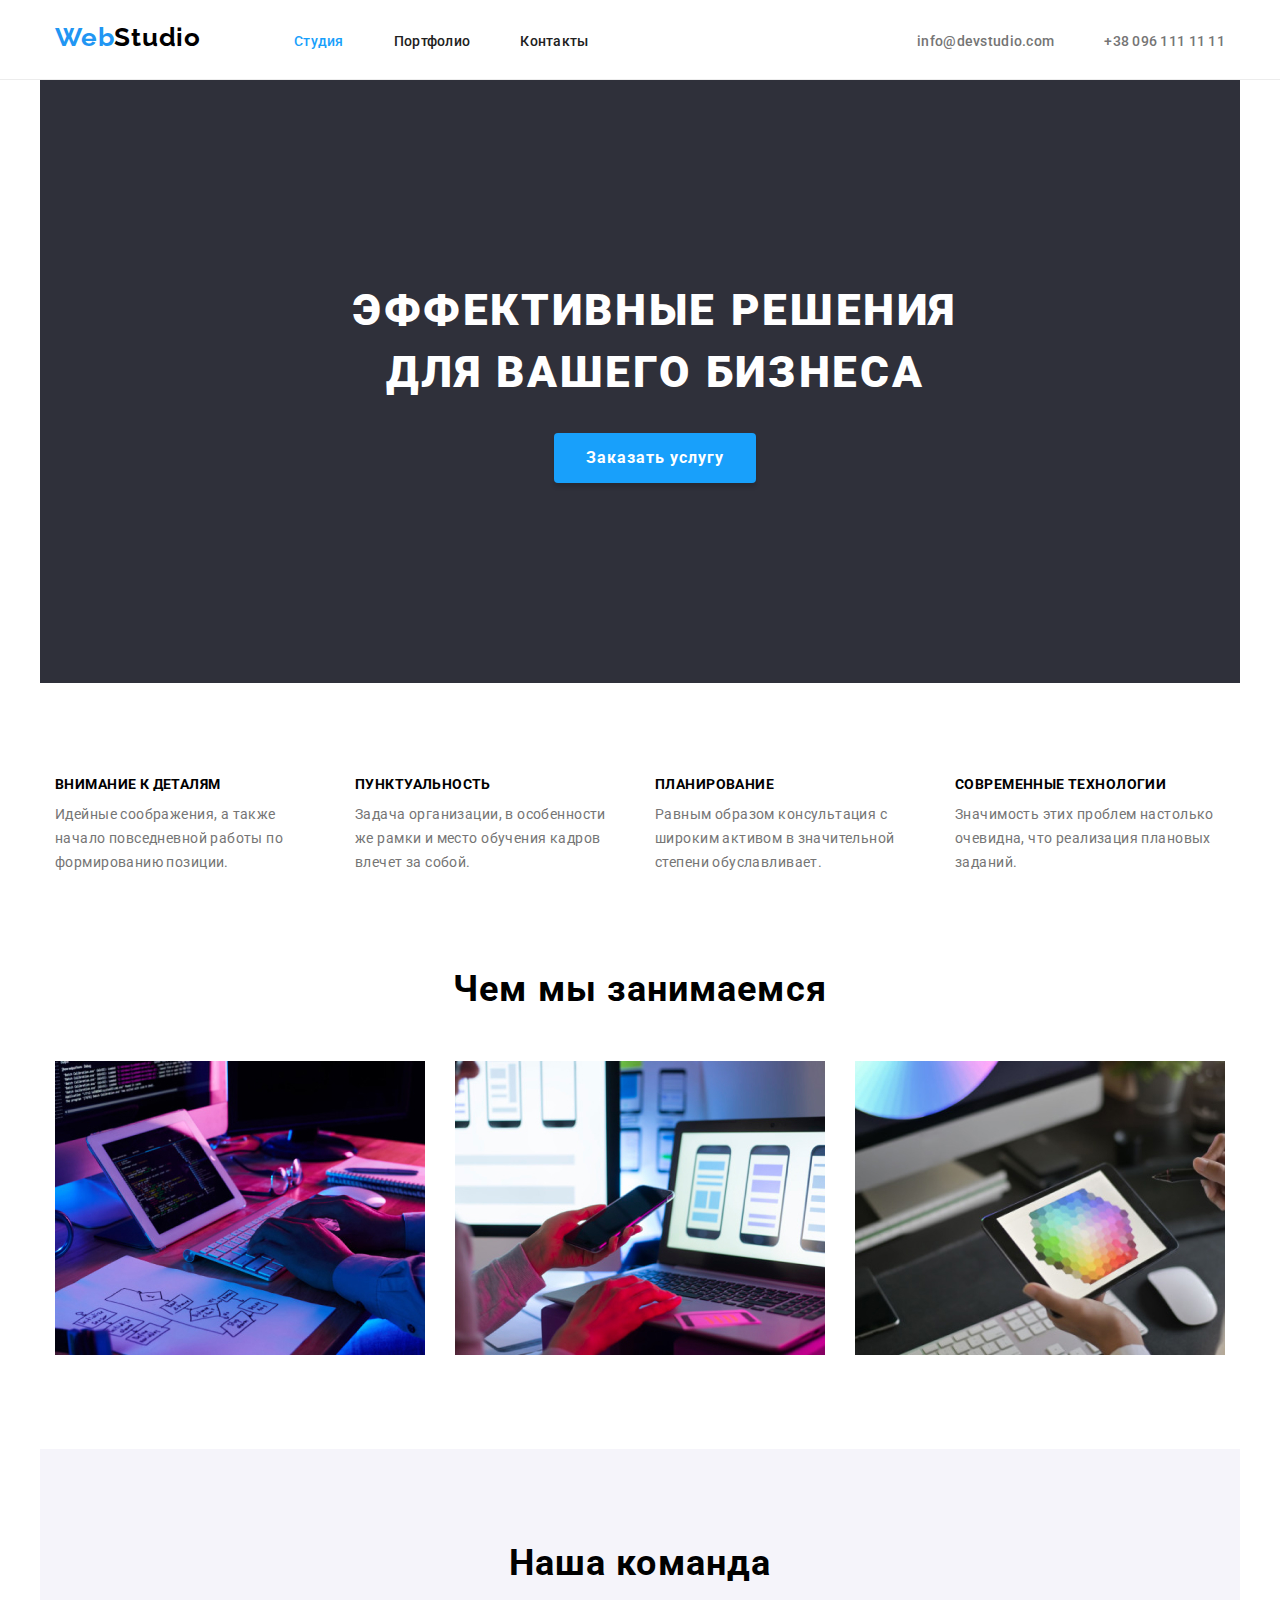
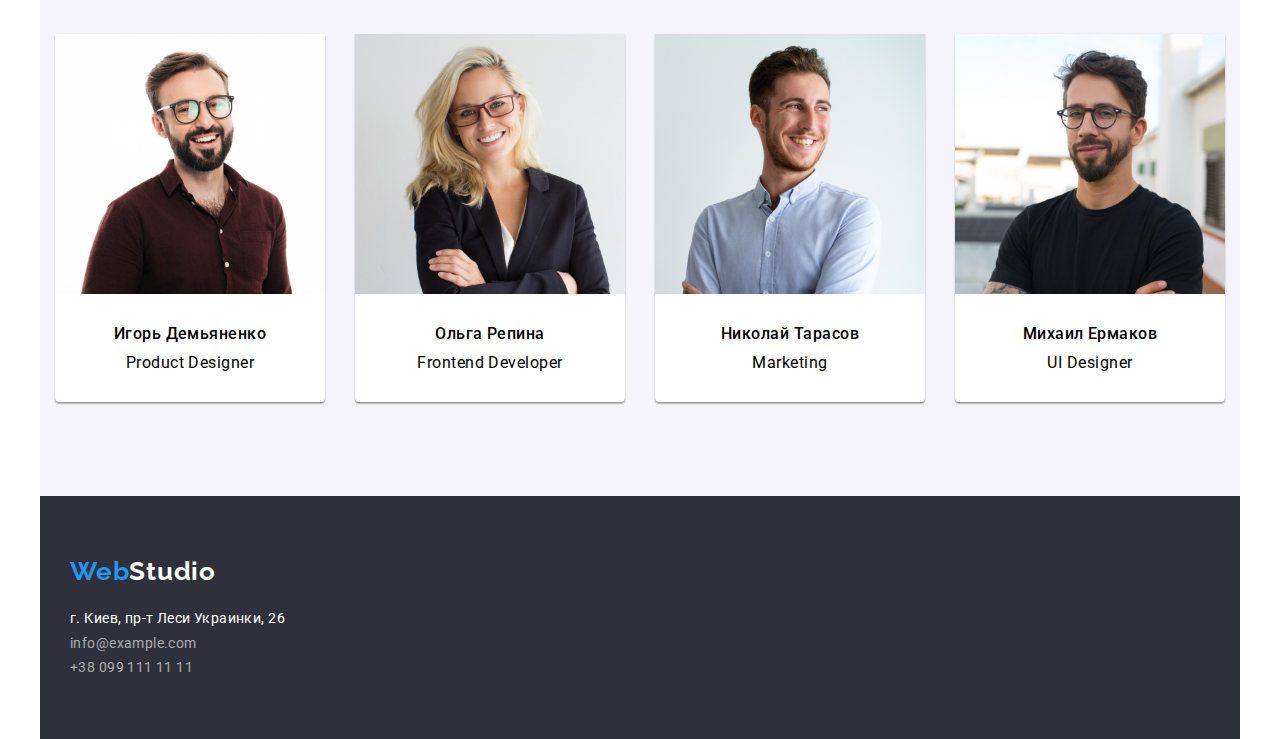
<file: index.html>
<!DOCTYPE html>
<html lang="ru">
  <head>
    <meta charset="UTF-8" />
    <meta name="viewport" content="width=device-width, initial-scale=1.0" />
    <title>WebStudio</title>
    <link rel="preconnect" href="https://fonts.googleapis.com">
    <link rel="preconnect" href="https://fonts.gstatic.com" crossorigin>
    <link
        href="https://fonts.googleapis.com/css2?family=Raleway:wght@700&family=Roboto:wght@400;500;700;900&display=swap"
        rel="stylesheet">
    <link rel="stylesheet"
        href="https://cdnjs.cloudflare.com/ajax/libs/modern-normalize/1.1.0/modern-normalize.min.css">
    <link rel="stylesheet" href="./css/styles.css">
  </head>

  <body>

    <header class="header">
      <div class="container">
      <nav class="navigation">
        <a class="logo link" lang="en" href="./index.html">
          <span class="logo-first-part">Web</span><span class="logo-second-part">Studio</span>
        </a>
         <nav class="main-nav">
                <ul class="nav-list">
                    <li class="nav-item">
                        <a href="./index.html" class="nav-link current"><span>Студия</span></a>
                    </li>
                    <li class="nav-item">
                        <a href="./portfolio.html" class="nav-link">Портфолио</a>
                    </li>
                    <li class="nav-item"><a href="" class="nav-link">Контакты</a></li>
                </ul>
            </nav>
    
            <ul class="nav-list-contacts">
                <li class="nav-contacts">
                    <a href="mailto:info@devstudio.com" class="contacts">info@devstudio.com</a>
                </li>
                <li class="nav-contacts">
                    <a href="tell:+380961111111" class="contacts">+38 096 111 11 11</a>
                </li>
            </ul>
        </div>
    </header>

    <main>
      <section class="section-hero">
      <div class="container">
      <h1 class="title">Эффективные решения для вашего бизнеса</h1>
      <button type="button" class="button main-btn">Заказать услугу</button>
      </div>
      </section>
      <section class="advantages">
              <div class="conteiner">
                <h2 class="visually-hidden">Преимущества работы с нами</h2>
                <ul class="advantages-list">
                    <li class="advantages-item">
                        <h3 class="advantages-title">Внимание к деталям</h3>
                        <p class="advantages-text">
                            Идейные соображения, а также начало повседневной работы по
                            формированию позиции.
                        </p>
                    </li>
                    <li class="advantages-item">
                        <h3 class="advantages-title">Пунктуальность</h3>
                        <p class="advantages-text">
                            Задача организации, в особенности же рамки и место обучения кадров
                            влечет за собой.
                        </p>
                    </li>
                    <li class="advantages-item">
                        <h3 class="advantages-title">Планирование</h3>
                        <p class="advantages-text">
                            Равным образом консультация с широким активом в значительной
                            степени обуславливает.
                        </p>
                    </li>
                    <li class="advantages-item">
                        <h3 class="advantages-title">Современные технологии</h3>
                        <p class="advantages-text">
                            Значимость этих проблем настолько очевидна, что реализация
                            плановых заданий.
                        </p>
                    </li>
                </ul>
              </div>
            </section>


      <section class="services">
        <div class="container">
        <h2 class="services-title">Чем мы занимаемся</h2>
        <ul class="services-list">

          <li class="services-item">
            <img
              src="./images/services/services-img-1.jpg"
              alt="разработка десктопных приложений"
              width="370"
              height="294"
            />
          </li>
          <li class="services-item">
            <img
              src="./images/services/services-img-2.jpg"
              alt="адаптация для мобильных устройств"
              width="370"
              height="294"
            />
          </li>
          <li class="services-item">
            <img
              src="./images/services/services-img-3.jpg"
              alt="работа над дизайном"
              width="370"
              height="294"
            />
          </li>
        </ul>
        </div>
      </section>

                 <section class="team">
                <div class="conteiner">
                <h2 class="our-team">Наша команда</h2>
                <ul class="team-list">
                    <li class="team-item">
                        <img src="./images/team/team-img-1.jpg" alt="Игорь Демьяненко Product Designer" width="270" />
                        <div class="team-description">
                        <h3 class="name">Игорь Демьяненко</h3>
                        <p lang="en" class="description">Product Designer</p>
                        </div>
                        
                    </li>
                    <li class="team-item">
                        <img src="./images/team/team-img-2.jpg" alt="Ольга Репина Frontend Developer" width="270" />
                        <div class="team-description">
                        <h3 class="name">Ольга Репина</h3>
                        <p lang="en" class="description">Frontend Developer</p>
                        </div>
                    </li>
                    <li class="team-item" >
                        <img src="./images/team/team-img-3.jpg" alt="Николай Тарасов Marketing" width="270" />
                        <div class="team-description">
                        <h3 class="name">Николай Тарасов</h3>
                        <p lang="en" class="description">Marketing</p>
                        </div>
                    </li>
                    <li class="team-item">
                        <img src="./images/team/team-img-4.jpg" alt="Михаил Ермаков UI Designer" width="270" />
                        <div class="team-description">
                        <h3 class="name">Михаил Ермаков</h3>
                        <p lang="en" class="description">UI Designer</p>
                        </div>
                    </li>
                </ul>
            </div>
            </section>
    </main>

    <footer class="footer">
      <div class="container">
      <a class="logo-footer link" lang="en" href="./index.html">
        Web<span class="logo-second-part-footer">Studio</span>
      </a>
      <address class="footer-address">
        <ul class="footer-list list">
          <li class="footer-item">
            <a class="footer-description" href="https://goo.gl/maps/TwaqUdPXrJMAYcYX8"
              >г. Киев, пр-т Леси Украинки, 26</a
            >
          </li>
          <li class="footer-item">
            <a class="footer-mail-item link" href="mailto:info@example.com">info@example.com</a>
          </li>
          <li class="footer-item">
            <a class="footer-tel-item link" href="tel:+380991111111">+38 099 111 11 11</a>
          </li>
        </ul>
      </address>
      </div>
    </footer>
  </body>
</html>
</file>
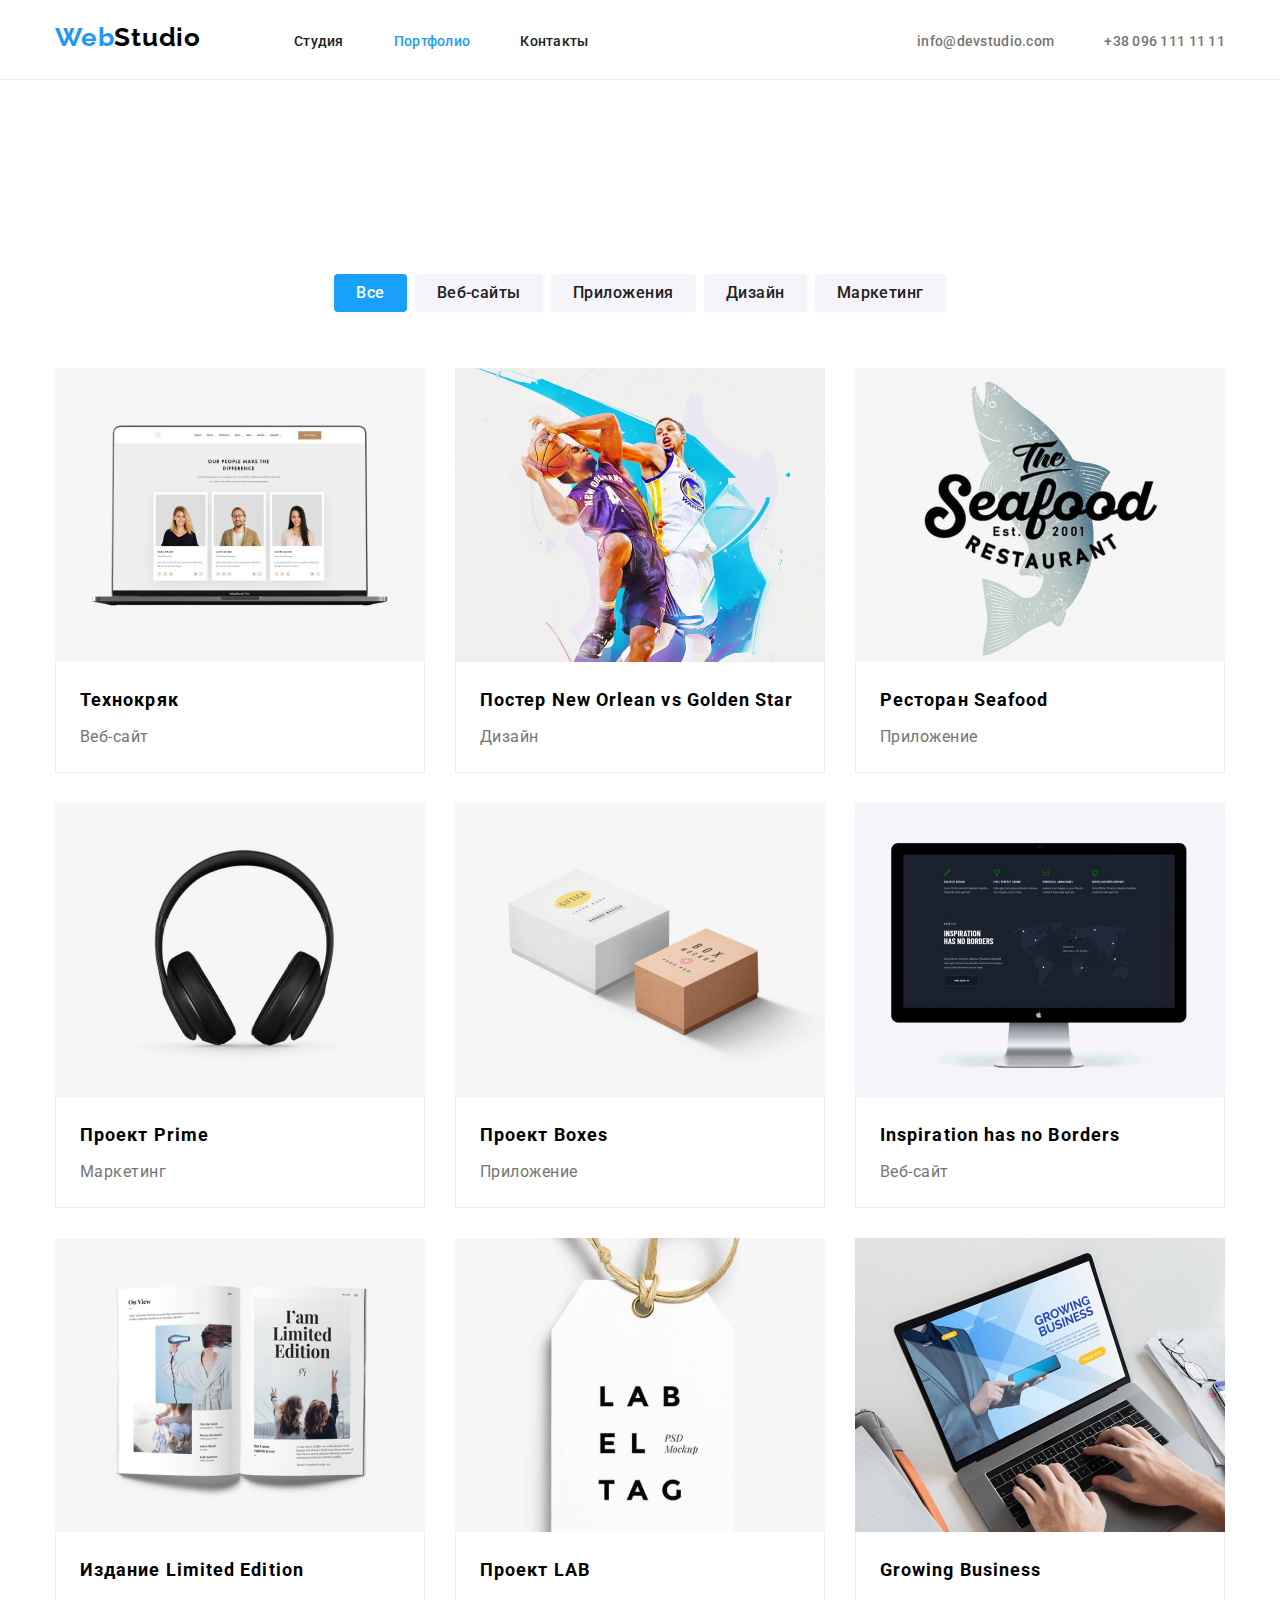
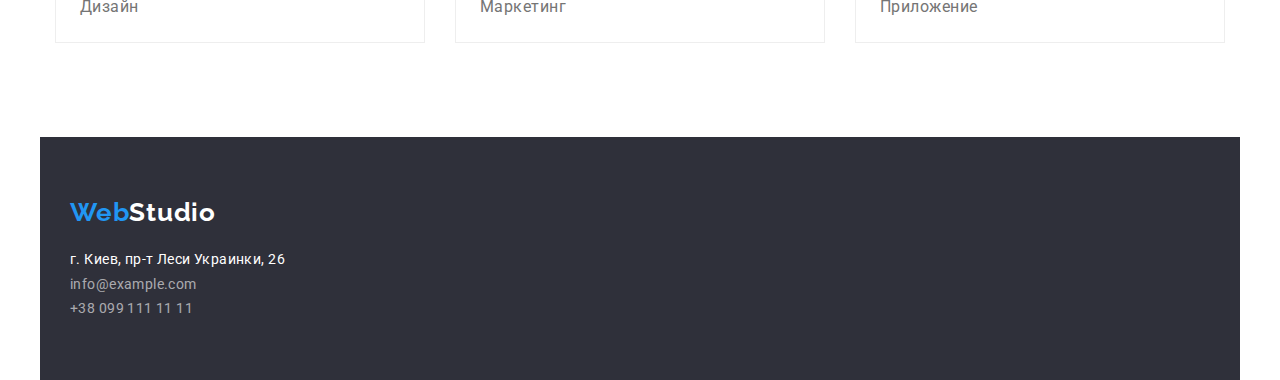
<file: portfolio.html>
<!DOCTYPE html>
<html lang="ru">
  <head>
    <meta charset="UTF-8" />
    <meta name="viewport" content="width=device-width, initial-scale=1.0" />
    <title>WebStudio</title>
    <link
      rel="stylesheet"
      href="https://cdnjs.cloudflare.com/ajax/libs/modern-normalize/1.0.0/modern-normalize.css"
    />
    <link
      href="https://fonts.googleapis.com/css2?family=Raleway:wght@400;700&family=Roboto:wght@400;500;700;900&display=swap"
      rel="stylesheet"
    />
    <link rel="stylesheet" href="./css/styles.css" />
  </head>

  <body>
     <header class="header">
      <div class="container">
      <nav class="navigation">
        <a class="logo link" lang="en" href="./index.html">
          <span class="logo-first-part">Web</span><span class="logo-second-part">Studio</span>
        </a>
         <nav class="main-nav">
                <ul class="nav-list">
                    <li class="nav-item">
                        <a href="./index.html" class="nav-link">Студия</a>
                    </li>
                    <li class="nav-item">
                        <a href="./portfolio.html" class="nav-link current"><span>Портфолио</span></a>
                    </li>
                    <li class="nav-item"><a href="" class="nav-link">Контакты</a></li>
                </ul>
            </nav>
    
            <ul class="nav-list-contacts">
                <li class="nav-contacts">
                    <a href="mailto:info@devstudio.com" class="contacts">info@devstudio.com</a>
                </li>
                <li class="nav-contacts">
                    <a href="tell:+380961111111" class="contacts">+38 096 111 11 11</a>
                </li>
            </ul>
        </div>
    </header>

    
    <main>
      <section class="works-section"></section>
      <div class="container">
           <h1 class="visually-hidden">Наши проекты</h1>
            <ul class="portf-filter-list list">
            <li class="portf-filter-item">
              <button class="portf-modal-btn btn-current" type="button">Все</button>
            </li>
            <li class="portf-filter-item">
              <button class="portf-modal-btn" type="button">Веб-сайты</button>
            </li>
            <li class="portf-filter-item">
              <button class="portf-modal-btn" type="button">Приложения</button>
            </li>
            <li class="portf-filter-item">
              <button class="portf-modal-btn" type="button">Дизайн</button>
            </li>
            <li class="portf-filter-item">
              <button class="portf-modal-btn" type="button">Маркетинг</button>
            </li>
          </ul>
              
          <ul class="works-list">
            <li class="works-list-item box-portf">
              <img
                class="works-list-img"
                src="./images/portfolio/portfolio-img-1.jpg"
                alt="Веб-сайт Технокряк"
                width="370"
                height="294"
              />
              <div class="box-footer">
                <h3 class="works-list-title">Технокряк</h3>
                <p class="work-list-subtitle">Веб-сайт</p>
              </div>
            </li>
            <li class="works-list-item box-portf">
              <img
                class="works-list-img"
                src="./images/portfolio/portfolio-img-2.jpg"
                alt="Дизайн Постера New Orlean vs Golden Star"
                width="370"
                height="294"
              />
              <div class="box-footer">
                <h3 class="works-list-title">
                  Постер <span lang="en">New Orlean vs Golden Star</span>
                </h3>
                <p class="work-list-subtitle">Дизайн</p>
              </div>
            </li>
            <li class="works-list-item box-portf">
              <img
                class="works-list-img"
                src="./images/portfolio/portfolio-img-3.jpg"
                alt="Приложение для Ресторана Seafood"
                width="370"
                height="294"
              />
              <div class="box-footer">
                <h3 class="works-list-title">Ресторан <span lang="en">Seafood</span></h3>
                <p class="work-list-subtitle">Приложение</p>
              </div>
            </li>
            <li class="works-list-item box-portf">
              <img
                class="works-list-img"
                src="./images/portfolio/portfolio-img-4.jpg"
                alt="Маркетинг Проект Prime"
                width="370"
                height="294"
              />
              <div class="box-footer">
                <h3 class="works-list-title">Проект <span lang="en">Prime</span></h3>
                <p class="work-list-subtitle">Маркетинг</p>
              </div>
            </li>
            <li class="works-list-item box-portf">
              <img
                class="works-list-img"
                src="./images/portfolio/portfolio-img-5.jpg"
                alt="Приложение Проекта Boxes"
                width="370"
                height="294"
              />
              <div class="box-footer">
                <h3 class="works-list-title">Проект <span lang="en">Boxes</span></h3>
                <p class="work-list-subtitle">Приложение</p>
              </div>
            </li>
            <li class="works-list-item box-portf">
              <img
                class="works-list-img"
                src="./images/portfolio/portfolio-img-6.jpg"
                alt="Веб-сайт Inspiration has no Borders"
                width="370"
                height="294"
              />
              <div class="box-footer">
                <h3 class="works-list-title" lang="en">Inspiration has no Borders</h3>
                <p class="work-list-subtitle">Веб-сайт</p>
              </div>
            </li>
            <li class="works-list-item box-portf">
              <img
                class="works-list-img"
                src="./images/portfolio/portfolio-img-7.jpg"
                alt="Дизайн Издания Limited Edition"
                width="370"
                height="294"
              />
              <div class="box-footer">
                <h3 class="works-list-title">Издание <span lang="en">Limited Edition</span></h3>
                <p class="work-list-subtitle">Дизайн</p>
              </div>
            </li>
            <li class="works-list-item box-portf">
              <img
                class="works-list-img"
                src="./images/portfolio/portfolio-img-8.jpg"
                alt="Маркетинг Проект LAB"
                width="370"
                height="294"
              />
              <div class="box-footer">
                <h3 class="works-list-title">Проект <span lang="en">LAB</span></h3>
                <p class="work-list-subtitle">Маркетинг</p>
              </div>
            </li>
            <li class="works-list-item box-portf">
              <img
                class="works-list-img"
                src="./images/portfolio/portfolio-img-9.jpg"
                alt="Приложение Growing Business"
                width="370"
                height="294"
              />
              <div class="box-footer">
                <h3 class="works-list-title" lang="en">Growing Business</h3>
                <p class="work-list-subtitle">Приложение</p>
              </div>
            </li>
          </ul>
        </div>
      </section>
    </main>

 <footer class="footer">
      <div class="container">
      <a class="logo-footer link" lang="en" href="./index.html">
        Web<span class="logo-second-part-footer">Studio</span>
      </a>
      <address class="footer-address">
        <ul class="footer-list list">
          <li class="footer-item">
            <a class="footer-description" href="https://goo.gl/maps/TwaqUdPXrJMAYcYX8"
              >г. Киев, пр-т Леси Украинки, 26</a
            >
          </li>
          <li class="footer-item">
            <a class="footer-mail-item link" href="mailto:info@example.com">info@example.com</a>
          </li>
          <li class="footer-item">
            <a class="footer-tel-item link" href="tel:+380991111111">+38 099 111 11 11</a>
          </li>
        </ul>
      </address>
      </div>
    </footer>
  </body>
</html>
</file>
<file: css/styles.css>
:root {
  --accent-font: 'Roboto', sans-serif;
  --secondary-font: 'Raleway', sans-serif;
  --text-color: #757575;
  --secondary-color: #212121;
  --hover-color: #2196f3;
  --accent-color: #18a0fb;
  --primary-white-color: #ffffff;
  --background-color: #2f303a;
  --team-color: #f5f4fa;
  --footer-color: rgba(255, 255, 255, 0.6);
}

*,
*::before,
*::after {
  margin: 0;
  padding: 0;
}

img {
  display: block;
  max-width: 100%;
  height: auto;
}
body {
  font-family: 'Roboto', sans-serif;
  font-style: normal;
}

.visually-hidden {
  position: absolute;
  white-space: nowrap;
  width: 1px;
  height: 1px;
  overflow: hidden;
  border: 0;
  padding: 0;
  clip: rect(0 0 0 0);
  clip-path: inset(50%);
  margin: -1px;
}

.list {
  list-style: none;
}

.link {
  text-decoration: none;
}
.current {
  color: var(--accent-color);
}

.section {
  padding: 94px 0px;
}
.container {
  width: 1200px;
  margin-left: auto;
  margin-right: auto;
  padding-left: 15px;
  padding-right: 15px;
}

.header {
  height: 80px;
  display: flex;
  align-items: center;
  display: flex;
  justify-content: space-between;
  border-bottom: 1px solid #ececec;
}
.logo {
  margin-right: 93px;
  font-family: 'Raleway', sans-serif;
  font-weight: 700;
  font-size: 26px;
  line-height: 1.192;
  letter-spacing: 0.03em;
  color: var(--hover-color);
  padding-top: 24px;
  padding-bottom: 24px;
}

.logo-second-part {
  font-weight: 700;
  font-size: 26px;
  line-height: 1.192;
  letter-spacing: 0.03em;
  color: #000000;
}
.logo-second-part:hover,
.logo-second-part:focus {
  color: var(--accent-color);
}

.navigation {
  display: flex;
  align-items: baseline;
}

.nav-list {
  list-style: none;
  display: flex;
}

.nav-item:not(:last-child) {
  margin-right: 50px;
}
.main-nav {
  align-items: center;
}
.nav-link {
  text-decoration: none;
  padding-bottom: 32px;
  padding-top: 32px;
  display: inline-block;
  font-style: normal;
  font-weight: 500;
  font-size: 14px;
  line-height: 1.14;
  letter-spacing: 0.02em;
  color: var(--secondary-color);
}
.nav-link > span {
  color: var(--accent-color);
}
.nav-link:hover,
.nav-link:focus {
  color: var(--accent-color);
}
.nav-list-contacts {
  list-style: none;
  display: flex;
  margin-left: auto;
}
.nav-contacts:not(:last-child) {
  margin-right: 50px;
}
.contacts {
  text-decoration: none;
  font-style: normal;
  font-weight: 500;
  font-size: 14px;
  line-height: 1.14;
  letter-spacing: 0.02em;
  color: var(--text-color);
  padding-top: 32px;
  padding-bottom: 32px;
}
.contacts:hover,
.contacts:focus {
  color: var(--accent-color);
}

.section-hero {
  width: 1200px;
  margin-left: auto;
  margin-right: auto;
  padding-left: 15px;
  padding-right: 15px;
  padding-top: 200px;
  padding-bottom: 200px;
  text-align: center;
  background-color: var(--background-color);
}
.title {
  max-width: 696px;
  font-style: normal;
  font-weight: 900;
  font-size: 44px;
  line-height: 1.4;
  letter-spacing: 0.06em;
  text-transform: uppercase;
  color: var(--primary-white-color);
  margin-bottom: 30px;
  margin-left: auto;
  margin-right: auto;
}

.button {
  display: inline-block;
  box-shadow: 0px 4px 4px rgba(0, 0, 0, 0.15);
  border-radius: 4px;
  border-style: none;
  background-color: var(--accent-color);
}
.main-btn {
  font-weight: 700;
  font-size: 16px;
  line-height: 1.87;
  align-items: center;
  text-align: center;
  letter-spacing: 0.06em;
  padding: 10px 32px;
  color: var(--primary-white-color);
}
.button:hover,
.button:focus {
  cursor: pointer;
  color: var(--accent-color);
  background-color: var(--primary-white-color);
}

.advantages {
  padding-top: 94px;
  padding-bottom: 94px;
}
.advantages-list {
  list-style: none;
  display: flex;
  justify-content: center;
}
.advantages-item {
  width: 270px;
}
.advantages-item:not(:last-child) {
  margin-right: 30px;
}
.advantages-title {
  font-weight: 700;
  font-size: 14px;
  line-height: 1.14;
  letter-spacing: 0.03em;
  text-transform: uppercase;
  margin-bottom: 10px;
}
.advantages-text {
  color: var(--text-color);
  font-size: 14px;
  line-height: 1.71;
  letter-spacing: 0.03em;
}

.services {
  padding-bottom: 94px;
}
.services-title {
  font-weight: 700;
  font-size: 36px;
  line-height: 1.16;
  text-align: center;
  letter-spacing: 0.03em;
  margin-bottom: 50px;
}
.services-list {
  list-style: none;
  display: flex;
  justify-content: center;
}
.services-item:not(:last-child) {
  margin-right: 30px;
}

.team {
  background-color: var(--team-color);
  width: 1200px;
  margin-left: auto;
  margin-right: auto;
  padding-left: 15px;
  padding-right: 15px;
  padding-top: 94px;
  padding-bottom: 94px;
}
.our-team {
  font-weight: 700;
  font-size: 36px;
  line-height: 1.16;
  text-align: center;
  letter-spacing: 0.03em;
  margin-bottom: 50px;
}
.team-list {
  list-style: none;
  display: flex;
  justify-content: center;
}
.team-description {
  padding: 30px 32px;
}

.team-item {
  width: 270px;
  box-shadow: 0px 1px 3px rgba(0, 0, 0, 0.12), 0px 1px 1px rgba(0, 0, 0, 0.14),
    0px 2px 1px rgba(0, 0, 0, 0.2);
  border-radius: 0px 0px 4px 4px;
  background-color: var(--primary-white-color);
}
.team-item:not(:last-child) {
  margin-right: 30px;
}
.name {
  font-weight: 500;
  font-size: 16px;
  line-height: 1.19;
  letter-spacing: 0.03em;
  text-align: center;
  margin-bottom: 10px;
}
.description {
  font-size: 16px;
  line-height: 1.19;
  letter-spacing: 0.03em;
  text-align: center;
}

.clients-titel {
  font-size: 36px;
  line-height: 42px;
  text-align: center;
  letter-spacing: 0.03em;
}

.footer {
  background: var(--background-color);
  width: 1200px;
  margin-left: auto;
  margin-right: auto;
  padding-left: 15px;
  padding-right: 15px;
  padding-top: 60px;
  padding-bottom: 60px;
}
.logo-footer {
  font-family: 'Raleway', sans-serif;
  font-weight: 700;
  font-size: 26px;
  line-height: 1.192;
  letter-spacing: 0.03em;
  color: var(--hover-color);
}
.logo-second-part-footer {
  font-family: 'Raleway', sans-serif;
  font-weight: 700;
  font-size: 26px;
  line-height: 1.192;
  letter-spacing: 0.03em;
  color: var(--primary-white-color);
}
.logo-second-part-footer:hover,
.logo-second-part-footer:focus {
  color: var(--accent-color);
}
.footer-address {
  margin-top: 20px;
}
.footer-description {
  font-style: normal;
  font-weight: 400;
  font-size: 14px;
  line-height: 1.714;
  letter-spacing: 0.03em;
  text-decoration: none;
  color: var(--primary-white-color);
}

.footer-mail-item,
.footer-tel-item {
  font-style: normal;
  font-weight: 400;
  font-size: 14px;
  line-height: 24px;
  letter-spacing: 0.03em;
  color: var(--footer-color);
}
.footer-mail-item:hover,
.footer-mail-item:focus,
.footer-tel-item:hover,
.footer-tel-item:focus {
  color: var(--hover-color);
}

.works-section {
  padding-top: 100px;
  padding-bottom: 94px;
}

.portf-filter-list {
  margin-bottom: 56px;
}
.portf-filter-list {
  display: flex;
  justify-content: center;
}
.portf-filter-item:not(:last-child) {
  margin-right: 8px;
}
.portf-modal-btn {
  border-style: none;
  padding: 6px 22px;
  height: 38px;
  border-radius: 4px;
  border: none;
  font-family: var(--accent-font);
  font-weight: 500;
  font-size: 16px;
  line-height: 1.625;
  text-align: center;
  letter-spacing: 0.03em;
  color: var(--secondary-color);
  background: var(--team-color);
  border-radius: 4px;
}

.portf-modal-btn:hover,
.portf-modal-btn:focus {
  color: var(--primary-white-color);
  background-color: var(--hover-color);
  box-shadow: 0px 3px 1px rgba(0, 0, 0, 0.1), 0px 1px 2px rgba(0, 0, 0, 0.08),
    0px 2px 2px rgba(0, 0, 0, 0.12);
  border-radius: 4px;
}
.btn-current {
  background-color: var(--accent-color);
  color: var(--primary-white-color);
}

.works-list {
  list-style: none;
  margin: -15px;
  display: flex;
  flex-wrap: wrap;
  padding-bottom: 94px;
}
.works-list-item {
  margin: 15px;
  flex-basis: calc((100% - 3 * 30px) / 3);
}

.box-footer {
  padding: 20px 24px;
  background: var(--primary-white-color);
  border-right: 1px solid #eeeeee;
  border-left: 1px solid #eeeeee;
  border-bottom: 1px solid #eeeeee;
}

.works-list-title {
  margin-bottom: 4px;
  font-weight: 700;
  font-size: 18px;
  line-height: 2;
  letter-spacing: 0.06em;
}

.work-list-subtitle {
  font-style: normal;
  font-weight: normal;
  font-size: 16px;
  line-height: 1.875;
  letter-spacing: 0.03em;
  color: var(--text-color);
}
</file>
